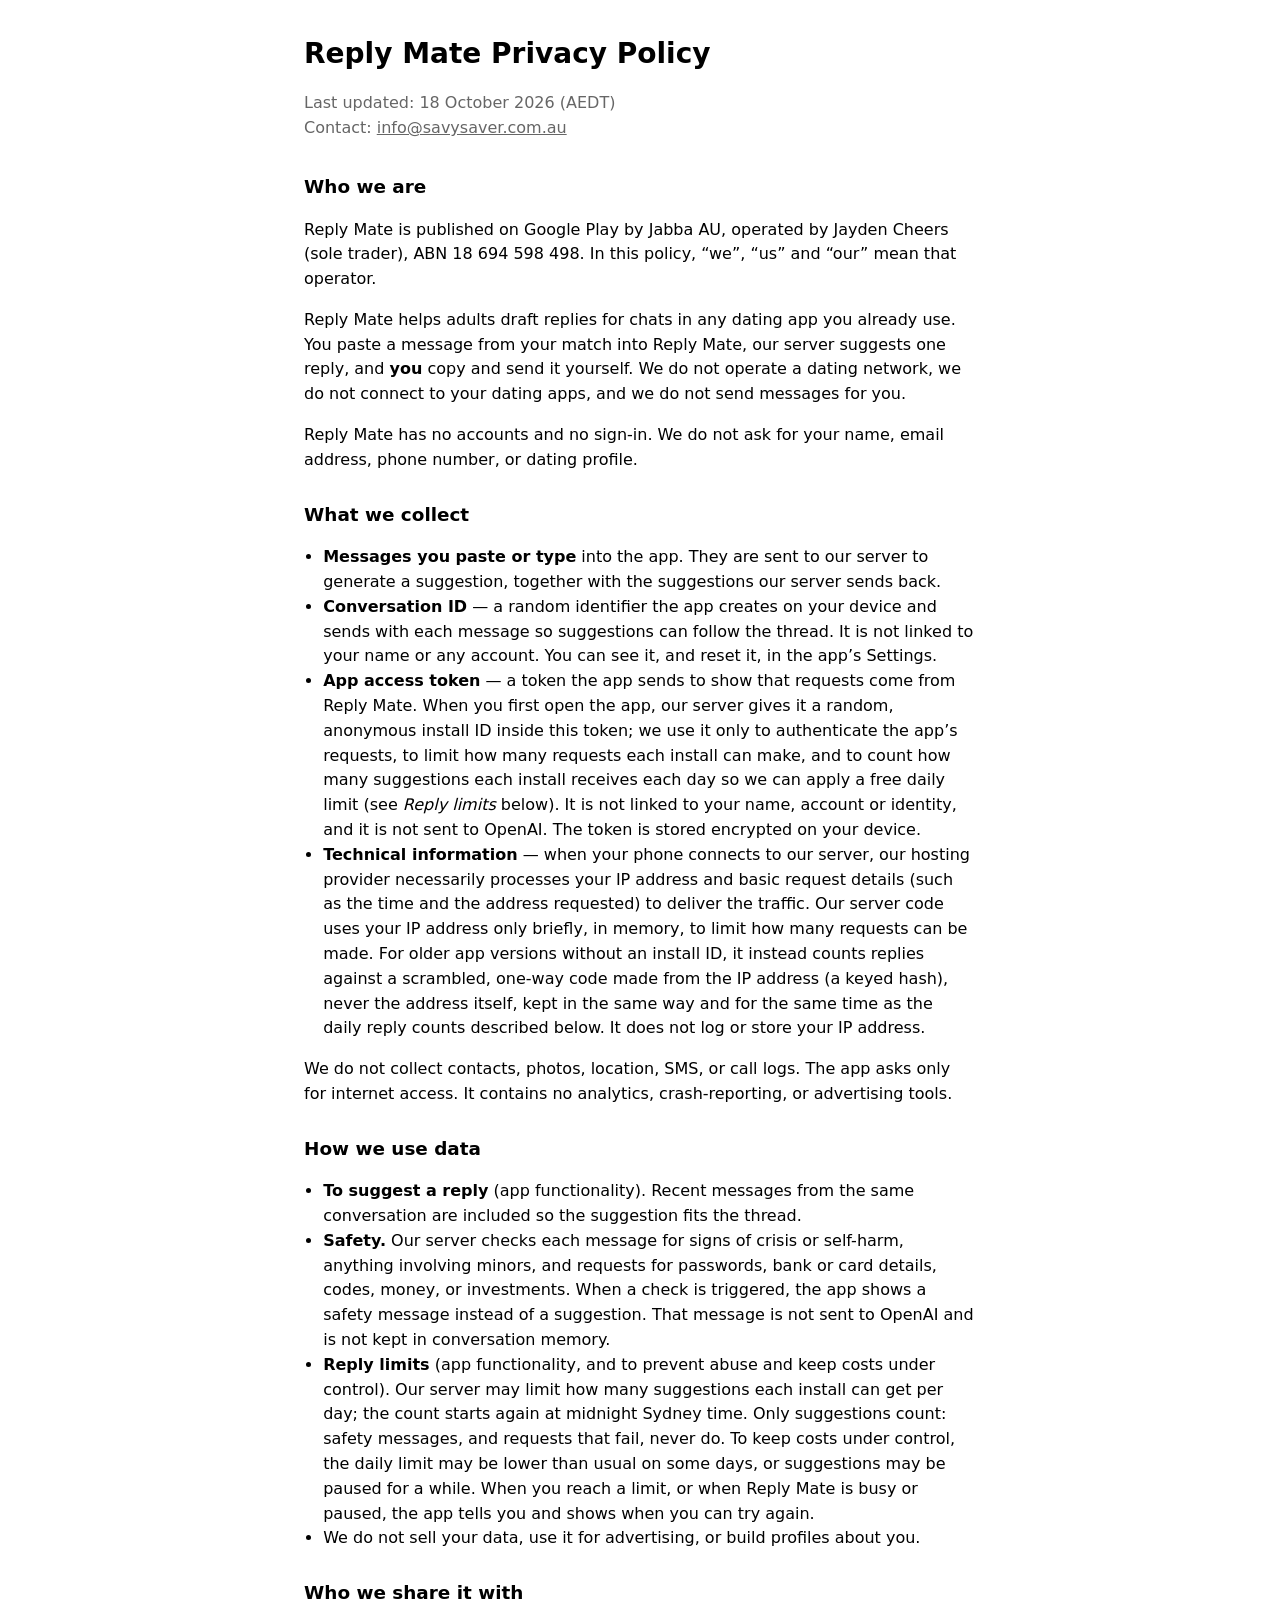
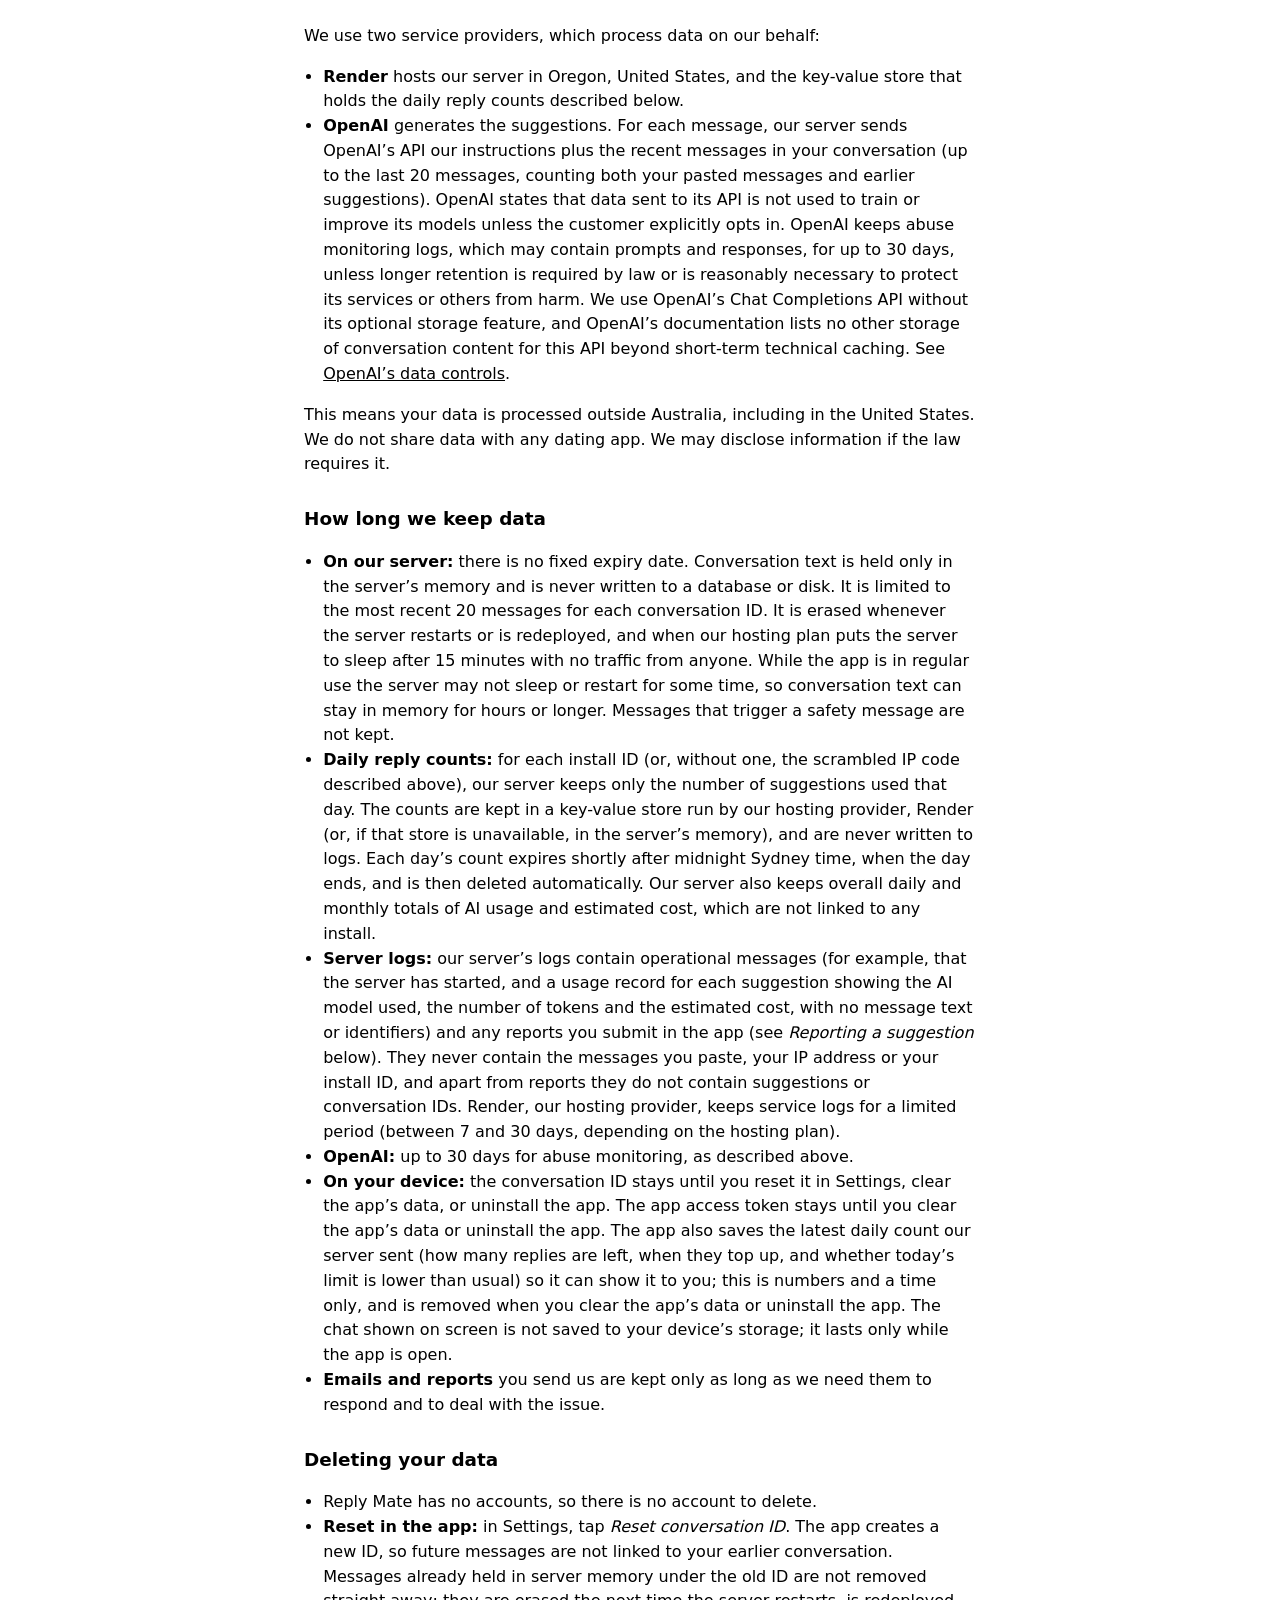
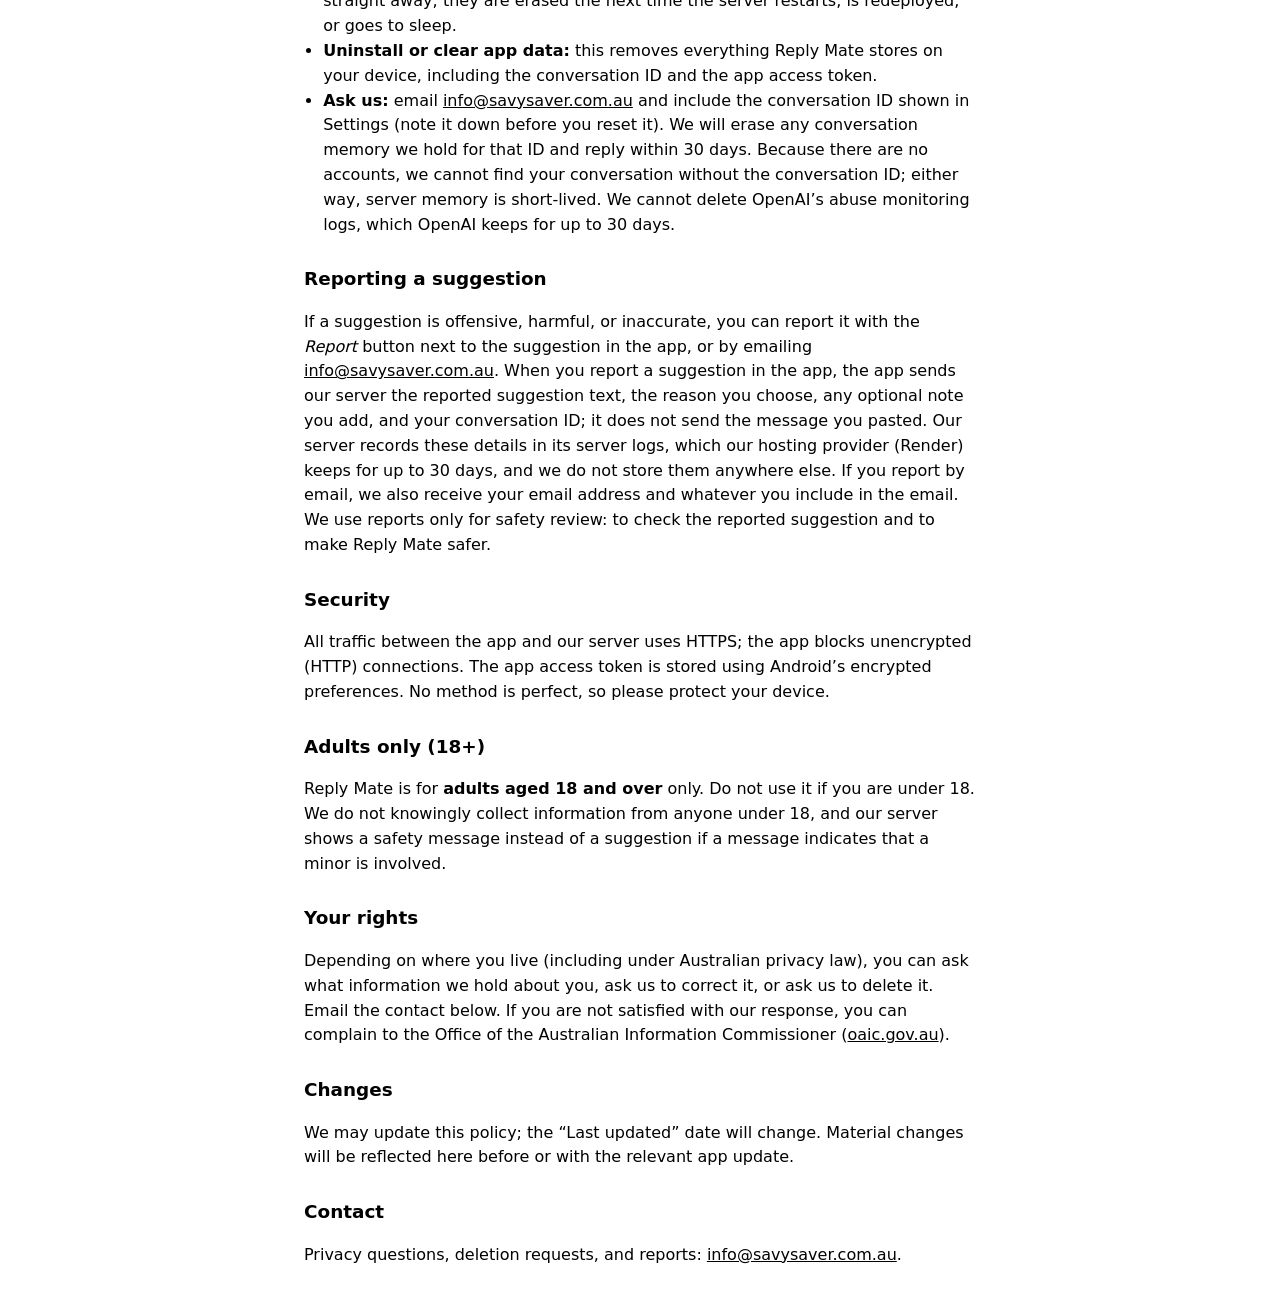
<file: index.html>
<!DOCTYPE html>
<html lang="en">
<head>
  <meta charset="utf-8" />
  <meta name="viewport" content="width=device-width, initial-scale=1" />
  <title>Reply Mate — Privacy Policy</title>
  <link rel="icon" href="/replymate-privacy/app/assets/icon.svg" type="image/svg+xml" />
  <link rel="icon" href="/replymate-privacy/app/assets/icon-192.png" type="image/png" sizes="192x192" />
  <style>
    :root { color-scheme: light dark; }
    body { font-family: system-ui, -apple-system, Segoe UI, Roboto, sans-serif; line-height: 1.55; max-width: 42rem; margin: 2rem auto; padding: 0 1.25rem; }
    h1 { font-size: 1.75rem; margin-bottom: 0.25rem; }
    .meta { color: #666; margin-bottom: 2rem; }
    h2 { font-size: 1.15rem; margin-top: 1.75rem; }
    ul { padding-left: 1.2rem; }
    a { color: inherit; }
  </style>
</head>
<body>
  <h1>Reply Mate Privacy Policy</h1>
  <p class="meta">Last updated: 18 October 2026 (AEDT)<br />Contact: <a href="mailto:info@savysaver.com.au">info@savysaver.com.au</a></p>

  <h2>Who we are</h2>
  <p>Reply Mate is published on Google Play by Jabba AU, operated by Jayden Cheers (sole trader), ABN 18 694 598 498. In this policy, “we”, “us” and “our” mean that operator.</p>
  <p>Reply Mate helps adults draft replies for chats in any dating app you already use. You paste a message from your match into Reply Mate, our server suggests one reply, and <strong>you</strong> copy and send it yourself. We do not operate a dating network, we do not connect to your dating apps, and we do not send messages for you.</p>
  <p>Reply Mate has no accounts and no sign-in. We do not ask for your name, email address, phone number, or dating profile.</p>

  <h2>What we collect</h2>
  <ul>
    <li><strong>Messages you paste or type</strong> into the app. They are sent to our server to generate a suggestion, together with the suggestions our server sends back.</li>
    <li><strong>Conversation ID</strong> — a random identifier the app creates on your device and sends with each message so suggestions can follow the thread. It is not linked to your name or any account. You can see it, and reset it, in the app’s Settings.</li>
    <li><strong>App access token</strong> — a token the app sends to show that requests come from Reply Mate. When you first open the app, our server gives it a random, anonymous install ID inside this token; we use it only to authenticate the app’s requests, to limit how many requests each install can make, and to count how many suggestions each install receives each day so we can apply a free daily limit (see <em>Reply limits</em> below). It is not linked to your name, account or identity, and it is not sent to OpenAI. The token is stored encrypted on your device.</li>
    <li><strong>Technical information</strong> — when your phone connects to our server, our hosting provider necessarily processes your IP address and basic request details (such as the time and the address requested) to deliver the traffic. Our server code uses your IP address only briefly, in memory, to limit how many requests can be made. For older app versions without an install ID, it instead counts replies against a scrambled, one-way code made from the IP address (a keyed hash), never the address itself, kept in the same way and for the same time as the daily reply counts described below. It does not log or store your IP address.</li>
  </ul>
  <p>We do not collect contacts, photos, location, SMS, or call logs. The app asks only for internet access. It contains no analytics, crash-reporting, or advertising tools.</p>

  <h2>How we use data</h2>
  <ul>
    <li><strong>To suggest a reply</strong> (app functionality). Recent messages from the same conversation are included so the suggestion fits the thread.</li>
    <li><strong>Safety.</strong> Our server checks each message for signs of crisis or self-harm, anything involving minors, and requests for passwords, bank or card details, codes, money, or investments. When a check is triggered, the app shows a safety message instead of a suggestion. That message is not sent to OpenAI and is not kept in conversation memory.</li>
    <li><strong>Reply limits</strong> (app functionality, and to prevent abuse and keep costs under control). Our server may limit how many suggestions each install can get per day; the count starts again at midnight Sydney time. Only suggestions count: safety messages, and requests that fail, never do. To keep costs under control, the daily limit may be lower than usual on some days, or suggestions may be paused for a while. When you reach a limit, or when Reply Mate is busy or paused, the app tells you and shows when you can try again.</li>
    <li>We do not sell your data, use it for advertising, or build profiles about you.</li>
  </ul>

  <h2>Who we share it with</h2>
  <p>We use two service providers, which process data on our behalf:</p>
  <ul>
    <li><strong>Render</strong> hosts our server in Oregon, United States, and the key-value store that holds the daily reply counts described below.</li>
    <li><strong>OpenAI</strong> generates the suggestions. For each message, our server sends OpenAI’s API our instructions plus the recent messages in your conversation (up to the last 20 messages, counting both your pasted messages and earlier suggestions). OpenAI states that data sent to its API is not used to train or improve its models unless the customer explicitly opts in. OpenAI keeps abuse monitoring logs, which may contain prompts and responses, for up to 30 days, unless longer retention is required by law or is reasonably necessary to protect its services or others from harm. We use OpenAI’s Chat Completions API without its optional storage feature, and OpenAI’s documentation lists no other storage of conversation content for this API beyond short-term technical caching. See <a href="https://developers.openai.com/api/docs/guides/your-data">OpenAI’s data controls</a>.</li>
  </ul>
  <p>This means your data is processed outside Australia, including in the United States. We do not share data with any dating app. We may disclose information if the law requires it.</p>

  <h2>How long we keep data</h2>
  <ul>
    <li><strong>On our server:</strong> there is no fixed expiry date. Conversation text is held only in the server’s memory and is never written to a database or disk. It is limited to the most recent 20 messages for each conversation ID. It is erased whenever the server restarts or is redeployed, and when our hosting plan puts the server to sleep after 15 minutes with no traffic from anyone. While the app is in regular use the server may not sleep or restart for some time, so conversation text can stay in memory for hours or longer. Messages that trigger a safety message are not kept.</li>
    <li><strong>Daily reply counts:</strong> for each install ID (or, without one, the scrambled IP code described above), our server keeps only the number of suggestions used that day. The counts are kept in a key-value store run by our hosting provider, Render (or, if that store is unavailable, in the server’s memory), and are never written to logs. Each day’s count expires shortly after midnight Sydney time, when the day ends, and is then deleted automatically. Our server also keeps overall daily and monthly totals of AI usage and estimated cost, which are not linked to any install.</li>
    <li><strong>Server logs:</strong> our server’s logs contain operational messages (for example, that the server has started, and a usage record for each suggestion showing the AI model used, the number of tokens and the estimated cost, with no message text or identifiers) and any reports you submit in the app (see <em>Reporting a suggestion</em> below). They never contain the messages you paste, your IP address or your install ID, and apart from reports they do not contain suggestions or conversation IDs. Render, our hosting provider, keeps service logs for a limited period (between 7 and 30 days, depending on the hosting plan).</li>
    <li><strong>OpenAI:</strong> up to 30 days for abuse monitoring, as described above.</li>
    <li><strong>On your device:</strong> the conversation ID stays until you reset it in Settings, clear the app’s data, or uninstall the app. The app access token stays until you clear the app’s data or uninstall the app. The app also saves the latest daily count our server sent (how many replies are left, when they top up, and whether today’s limit is lower than usual) so it can show it to you; this is numbers and a time only, and is removed when you clear the app’s data or uninstall the app. The chat shown on screen is not saved to your device’s storage; it lasts only while the app is open.</li>
    <li><strong>Emails and reports</strong> you send us are kept only as long as we need them to respond and to deal with the issue.</li>
  </ul>

  <h2>Deleting your data</h2>
  <ul>
    <li>Reply Mate has no accounts, so there is no account to delete.</li>
    <li><strong>Reset in the app:</strong> in Settings, tap <em>Reset conversation ID</em>. The app creates a new ID, so future messages are not linked to your earlier conversation. Messages already held in server memory under the old ID are not removed straight away; they are erased the next time the server restarts, is redeployed, or goes to sleep.</li>
    <li><strong>Uninstall or clear app data:</strong> this removes everything Reply Mate stores on your device, including the conversation ID and the app access token.</li>
    <li><strong>Ask us:</strong> email <a href="mailto:info@savysaver.com.au">info@savysaver.com.au</a> and include the conversation ID shown in Settings (note it down before you reset it). We will erase any conversation memory we hold for that ID and reply within 30 days. Because there are no accounts, we cannot find your conversation without the conversation ID; either way, server memory is short-lived. We cannot delete OpenAI’s abuse monitoring logs, which OpenAI keeps for up to 30 days.</li>
  </ul>

  <h2>Reporting a suggestion</h2>
  <p>If a suggestion is offensive, harmful, or inaccurate, you can report it with the <em>Report</em> button next to the suggestion in the app, or by emailing <a href="mailto:info@savysaver.com.au">info@savysaver.com.au</a>. When you report a suggestion in the app, the app sends our server the reported suggestion text, the reason you choose, any optional note you add, and your conversation ID; it does not send the message you pasted. Our server records these details in its server logs, which our hosting provider (Render) keeps for up to 30 days, and we do not store them anywhere else. If you report by email, we also receive your email address and whatever you include in the email. We use reports only for safety review: to check the reported suggestion and to make Reply Mate safer.</p>

  <h2>Security</h2>
  <p>All traffic between the app and our server uses HTTPS; the app blocks unencrypted (HTTP) connections. The app access token is stored using Android’s encrypted preferences. No method is perfect, so please protect your device.</p>

  <h2>Adults only (18+)</h2>
  <p>Reply Mate is for <strong>adults aged 18 and over</strong> only. Do not use it if you are under 18. We do not knowingly collect information from anyone under 18, and our server shows a safety message instead of a suggestion if a message indicates that a minor is involved.</p>

  <h2>Your rights</h2>
  <p>Depending on where you live (including under Australian privacy law), you can ask what information we hold about you, ask us to correct it, or ask us to delete it. Email the contact below. If you are not satisfied with our response, you can complain to the Office of the Australian Information Commissioner (<a href="https://www.oaic.gov.au">oaic.gov.au</a>).</p>

  <h2>Changes</h2>
  <p>We may update this policy; the “Last updated” date will change. Material changes will be reflected here before or with the relevant app update.</p>

  <h2>Contact</h2>
  <p>Privacy questions, deletion requests, and reports: <a href="mailto:info@savysaver.com.au">info@savysaver.com.au</a>.</p>
</body>
</html>
</file>
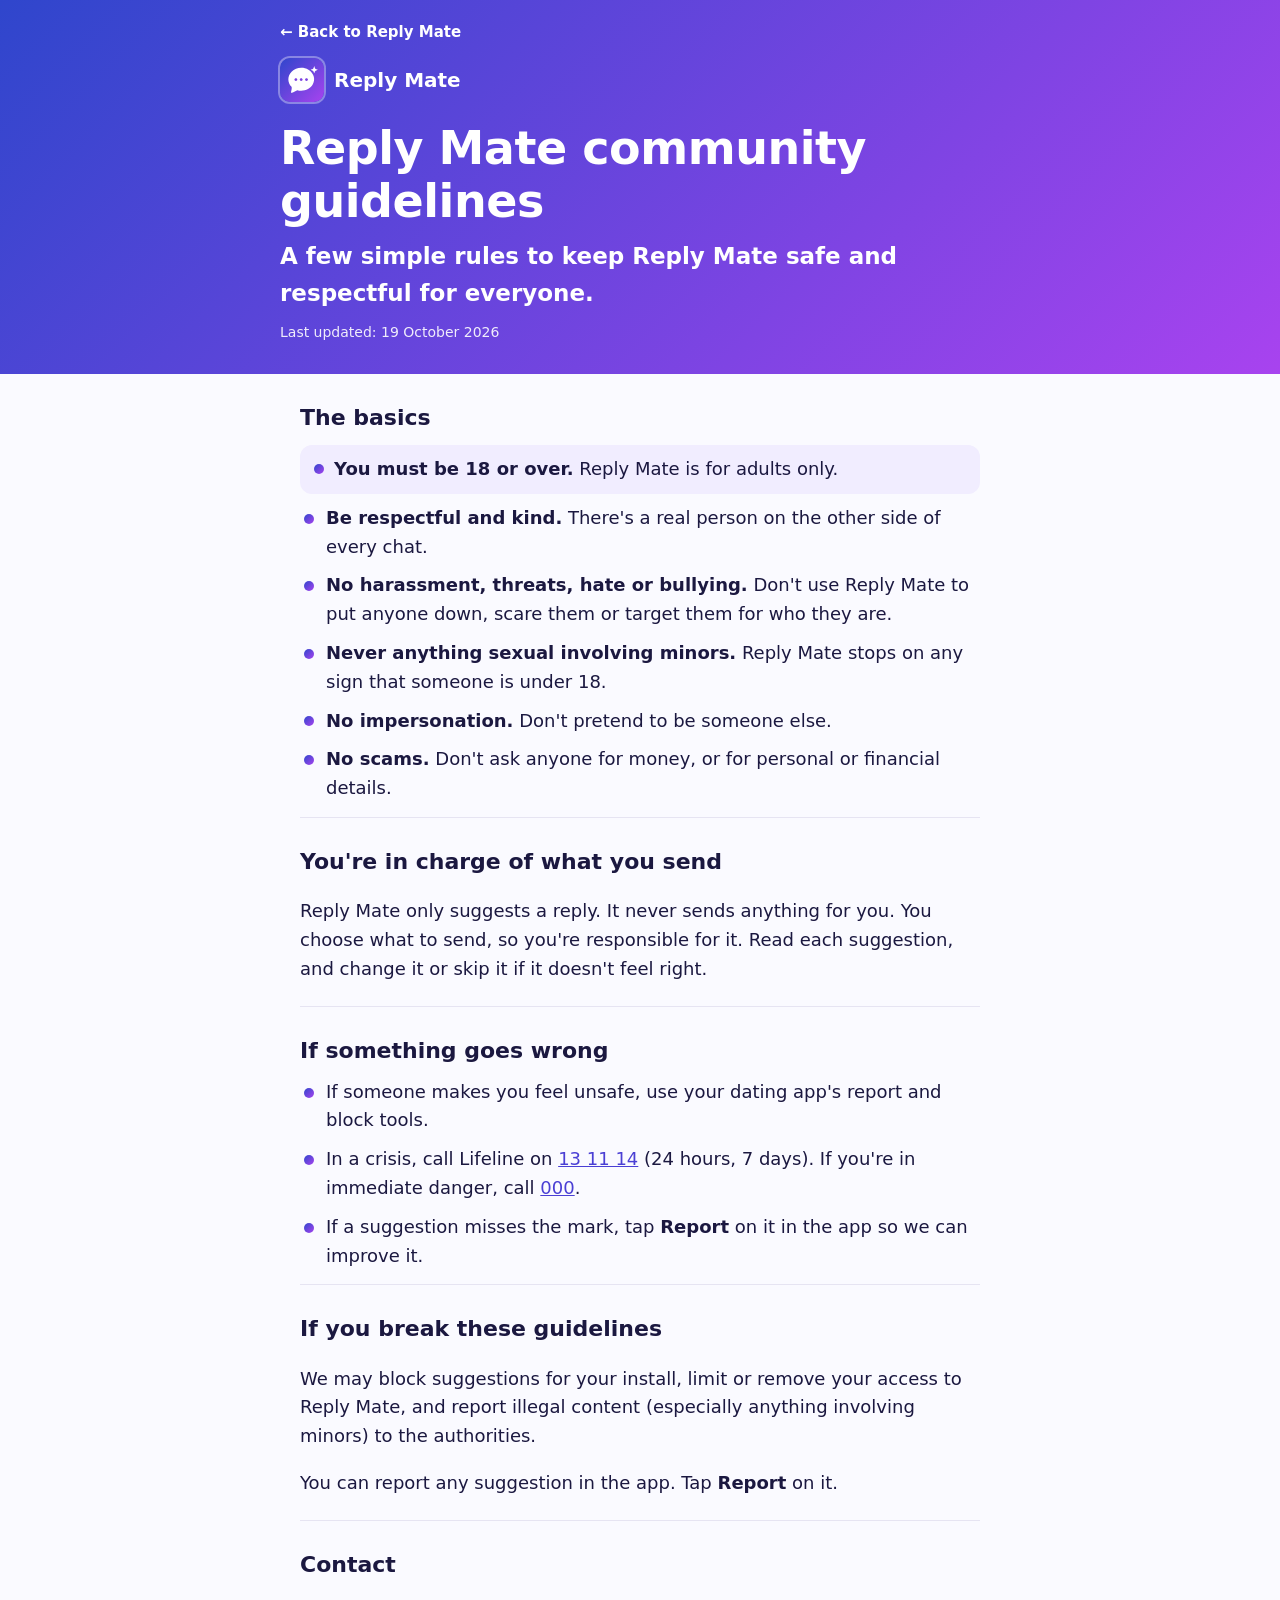
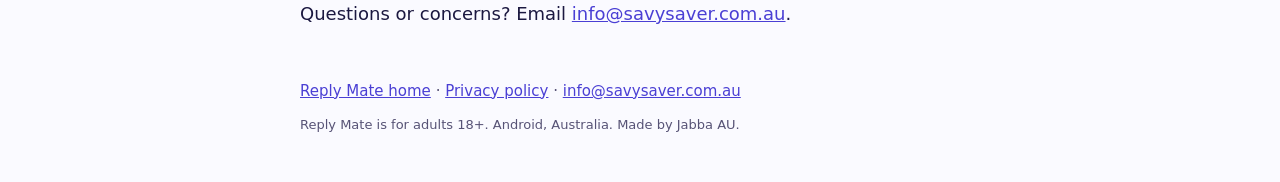
<file: app/guidelines/index.html>
<!doctype html>
<html lang="en-AU">
<head>
<meta charset="utf-8">
<meta name="viewport" content="width=device-width, initial-scale=1">
<title>Reply Mate community guidelines</title>
<meta name="description" content="Simple rules for using Reply Mate: adults 18+ only, be respectful, no harassment, scams or impersonation, and you're responsible for what you send.">
<link rel="canonical" href="https://reply-mate.github.io/replymate-privacy/app/guidelines/">
<meta name="theme-color" content="#4A45D8">
<meta name="referrer" content="strict-origin-when-cross-origin">
<link rel="icon" href="../assets/icon.svg" type="image/svg+xml">
<link rel="icon" href="../assets/icon-192.png" type="image/png" sizes="192x192">
<link rel="apple-touch-icon" href="../assets/apple-touch-icon.png">
<meta property="og:type" content="website">
<meta property="og:site_name" content="Reply Mate">
<meta property="og:locale" content="en_AU">
<meta property="og:title" content="Reply Mate community guidelines">
<meta property="og:description" content="Simple rules for using Reply Mate: adults 18+ only, be respectful, no harassment, scams or impersonation, and you're responsible for what you send.">
<meta property="og:url" content="https://reply-mate.github.io/replymate-privacy/app/guidelines/">
<meta property="og:image" content="https://reply-mate.github.io/replymate-privacy/app/assets/feature-graphic-1024x500.png">
<meta name="twitter:card" content="summary_large_image">
<link rel="stylesheet" href="../style.css">
</head>
<body>
<header class="hero slim">
  <div class="wrap">
    <p class="back"><a href="/replymate-privacy/app/">← Back to Reply Mate</a></p>
    <div class="brand"><img src="../assets/icon.svg" alt="" width="44" height="44"><span>Reply Mate</span></div>
    <h1>Reply Mate community guidelines</h1>
    <p class="lede">A few simple rules to keep Reply Mate safe and respectful for everyone.</p>
    <p class="updated">Last updated: 19 October 2026</p>
  </div>
</header>

<main class="wrap">
  <section>
    <h2>The basics</h2>
    <ul class="ticks">
      <li id="age"><strong>You must be 18 or over.</strong> Reply Mate is for adults only.</li>
      <li><strong>Be respectful and kind.</strong> There's a real person on the other side of every chat.</li>
      <li><strong>No harassment, threats, hate or bullying.</strong> Don't use Reply Mate to put anyone down, scare them or target them for who they are.</li>
      <li><strong>Never anything sexual involving minors.</strong> Reply Mate stops on any sign that someone is under 18.</li>
      <li><strong>No impersonation.</strong> Don't pretend to be someone else.</li>
      <li><strong>No scams.</strong> Don't ask anyone for money, or for personal or financial details.</li>
    </ul>
  </section>

  <section>
    <h2>You're in charge of what you send</h2>
    <p>Reply Mate only suggests a reply. It never sends anything for you. You choose what to send, so you're responsible for it. Read each suggestion, and change it or skip it if it doesn't feel right.</p>
  </section>

  <section>
    <h2>If something goes wrong</h2>
    <ul class="ticks">
      <li>If someone makes you feel unsafe, use your dating app's report and block tools.</li>
      <li>In a crisis, call Lifeline on <a href="tel:131114">13&nbsp;11&nbsp;14</a> (24 hours, 7 days). If you're in immediate danger, call <a href="tel:000">000</a>.</li>
      <li>If a suggestion misses the mark, tap <strong>Report</strong> on it in the app so we can improve it.</li>
    </ul>
  </section>

  <section>
    <h2>If you break these guidelines</h2>
    <p>We may block suggestions for your install, limit or remove your access to Reply Mate, and report illegal content (especially anything involving minors) to the authorities.</p>
    <p>You can report any suggestion in the app. Tap <strong>Report</strong> on it.</p>
  </section>

  <section>
    <h2>Contact</h2>
    <p>Questions or concerns? Email <a href="mailto:info@savysaver.com.au">info@savysaver.com.au</a>.</p>
  </section>
</main>

<footer class="wrap foot">
  <p><a href="/replymate-privacy/app/">Reply Mate home</a> · <a href="https://reply-mate.github.io/replymate-privacy/">Privacy policy</a> · <a href="mailto:info@savysaver.com.au">info@savysaver.com.au</a></p>
  <p class="fine">Reply Mate is for adults 18+. Android, Australia. Made by Jabba AU.</p>
</footer>
</body>
</html>
</file>
<file: app/style.css>
:root{--g1:#2F46CC;--g2:#A843EF;--ink:#1b1840;--muted:#575376;--dot:#7C41E0;--bg:#fafaff}
*{box-sizing:border-box}
html{-webkit-text-size-adjust:100%}
body{margin:0;font:17px/1.6 system-ui,-apple-system,"Segoe UI",Roboto,"Helvetica Neue",Arial,sans-serif;color:var(--ink);background:var(--bg)}
.wrap{max-width:720px;margin:0 auto;padding:0 20px}
a{color:#4a3fd4}
.hero{background:linear-gradient(135deg,var(--g1),var(--g2));color:#fff;padding:28px 0 40px}
.brand{display:flex;align-items:center;gap:10px;font-weight:700;font-size:20px}
.brand img{border-radius:10px;box-shadow:0 0 0 2px rgba(255,255,255,.35)}
h1{font-size:clamp(30px,7vw,46px);line-height:1.15;margin:28px 0 12px;letter-spacing:-.01em}
.lede{font-size:clamp(19px,4.6vw,23px);font-weight:600;margin:0 0 10px}
.sub{margin:0 0 22px;opacity:.92}
.badge{display:inline-block;margin-left:-12px}
.badge img{width:220px;height:auto;display:block}
.works{margin:2px 0 0;font-size:15px;font-weight:600;opacity:.95}
.avail{margin:4px 0 26px;font-size:15px}
.demo{margin:0;background:rgba(255,255,255,.12);border:1px solid rgba(255,255,255,.25);border-radius:20px;padding:18px;max-width:420px}
.bubble{border-radius:16px;padding:10px 14px;font-size:16px;line-height:1.45}
.bubble .lbl{display:block;font-size:12px;font-weight:600;text-transform:uppercase;letter-spacing:.06em;opacity:.7;margin-bottom:2px}
.them{background:#e9e8f3;color:var(--ink);max-width:70%}
.idea{background:#fff;color:var(--ink);box-shadow:0 6px 18px rgba(20,10,80,.18)}
.arrow{text-align:center;font-size:20px;margin:4px 0;opacity:.85}
.chip{display:inline-block;margin-top:12px;background:#fff;color:var(--dot);font-weight:700;font-size:14px;border-radius:999px;padding:4px 12px}
.demo figcaption{font-size:12px;opacity:.8;margin-top:10px}
main section{padding:26px 0 4px;border-bottom:1px solid #e6e4f2}
main section:last-child{border-bottom:0}
h2{font-size:22px;margin:0 0 10px}
.steps{padding-left:22px;margin:0}
.steps li{margin:0 0 8px}
.ticks{list-style:none;padding:0;margin:0}
.ticks li{position:relative;padding-left:26px;margin:0 0 10px}
.ticks li::before{content:"";position:absolute;left:4px;top:.55em;width:10px;height:10px;border-radius:50%;background:linear-gradient(135deg,var(--g1),var(--g2))}
#age{background:#f1edff;border-radius:12px;padding:10px 12px 10px 34px}
#age::before{left:14px;top:1.05em}
.foot{padding:28px 20px 40px;color:var(--muted);font-size:15px}
.foot p{margin:0 0 6px}
.fine{font-size:13px;margin-top:12px!important}
@media (min-width:860px){.hero .wrap{max-width:760px}body{font-size:18px}}
.hero.slim{padding:20px 0 30px}
.back{margin:0 0 14px;font-size:15px}
.back a{color:#fff;font-weight:600;text-decoration:none}
.back a:hover,.back a:focus{text-decoration:underline}
.hero.slim h1{margin:20px 0 10px}
.updated{margin:0;font-size:14px;opacity:.9}
</file>
